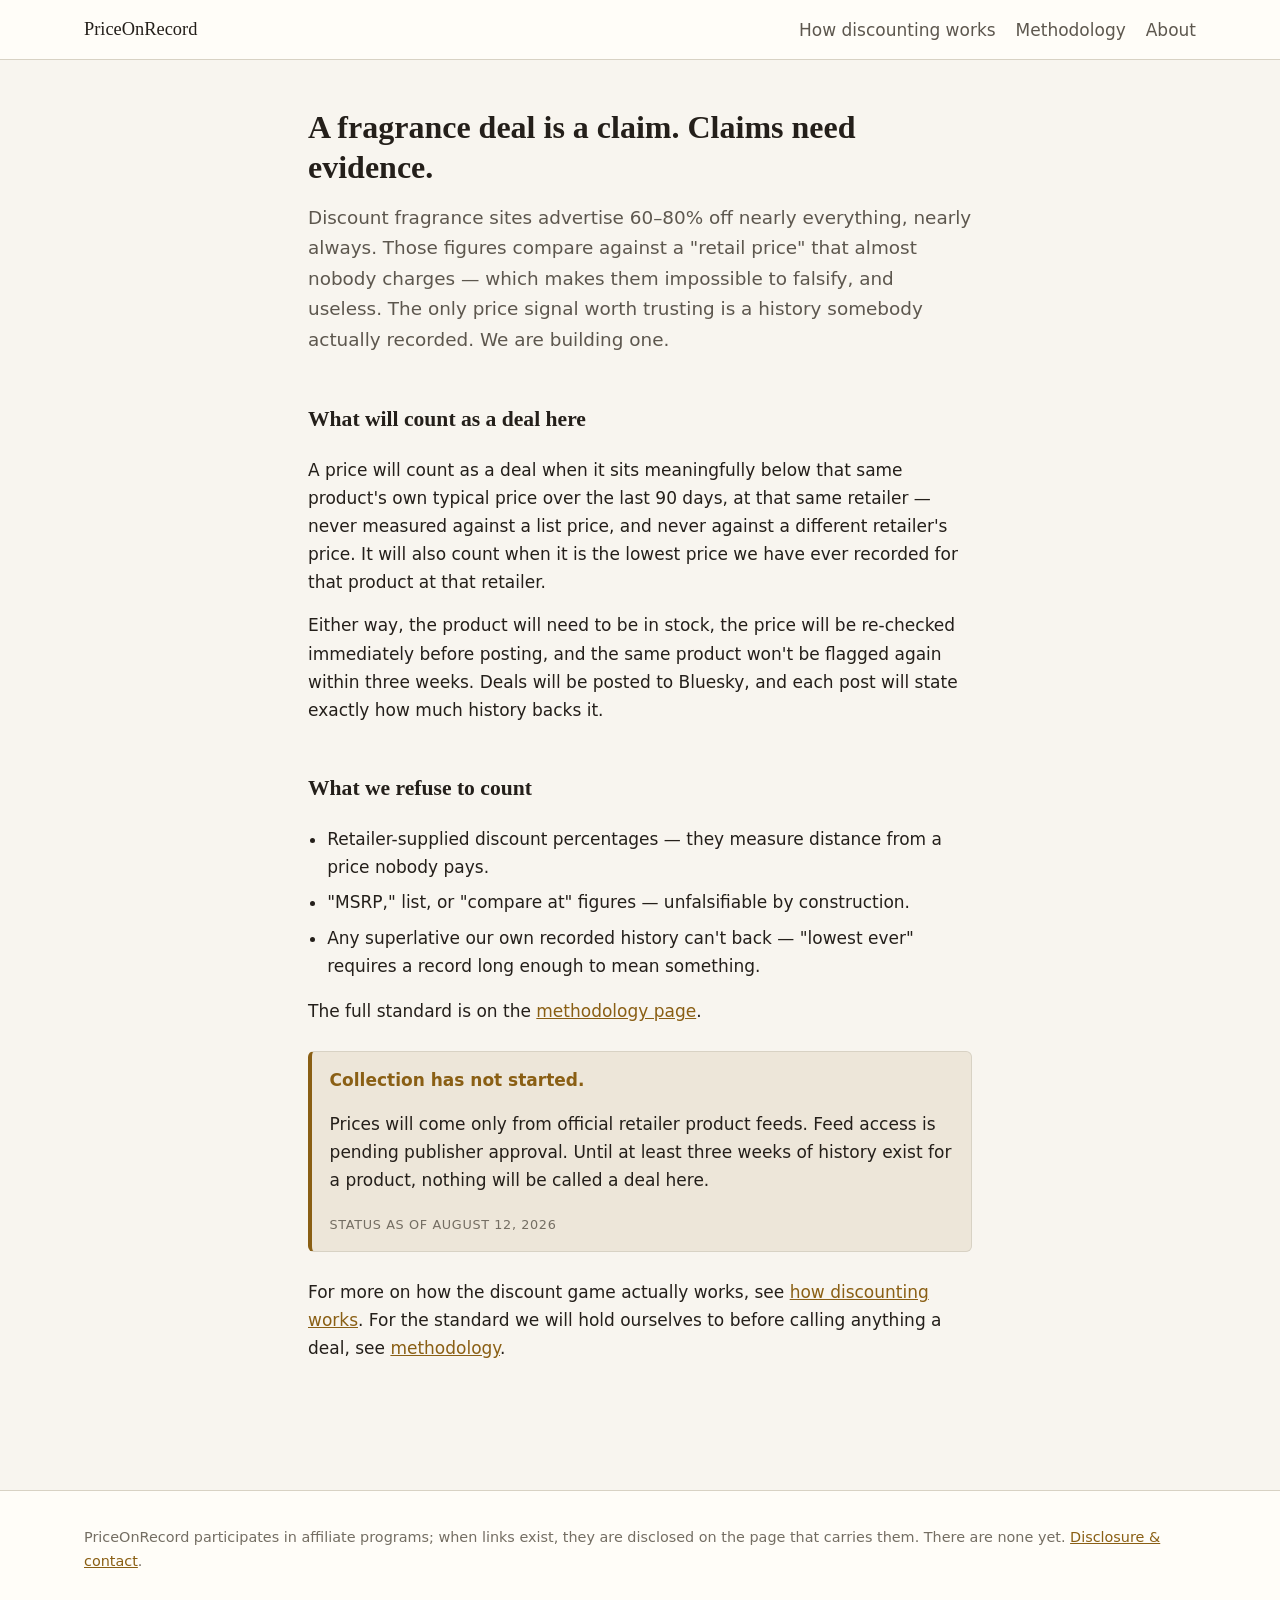
<file: index.html>
<!DOCTYPE html>
<html lang="en">
<head>
<meta charset="utf-8">
<meta name="viewport" content="width=device-width, initial-scale=1">
<title>PriceOnRecord — fragrance deal claims, checked against recorded prices</title>
<meta name="description" content="Fragrance discounters advertise 60–80% off nearly everything. We record actual prices daily and only call something a deal when its own history says so.">
<link rel="icon" type="image/svg+xml" href="assets/favicon.svg">
<link rel="stylesheet" href="assets/site.css">
</head>
<body>
<a class="skip" href="#main">Skip to content</a>
<header><div class="shell"><nav>
  <a class="wordmark" href="index.html">PriceOnRecord</a>
  <a href="how-discounting-works.html">How discounting works</a>
  <a href="methodology.html">Methodology</a>
  <a href="about.html">About</a>
</nav></div></header>
<main id="main">

<h1>A fragrance deal is a claim. Claims need evidence.</h1>
<p class="lead">Discount fragrance sites advertise 60–80% off nearly everything, nearly always. Those figures compare against a "retail price" that almost nobody charges — which makes them impossible to falsify, and useless. The only price signal worth trusting is a history somebody actually recorded. We are building one.</p>

<h2>What will count as a deal here</h2>
<p>A price will count as a deal when it sits meaningfully below that same product's own typical price over the last 90 days, at that same retailer — never measured against a list price, and never against a different retailer's price. It will also count when it is the lowest price we have ever recorded for that product at that retailer.</p>
<p>Either way, the product will need to be in stock, the price will be re-checked immediately before posting, and the same product won't be flagged again within three weeks. Deals will be posted to Bluesky, and each post will state exactly how much history backs it.</p>

<h2>What we refuse to count</h2>
<ul>
  <li>Retailer-supplied discount percentages — they measure distance from a price nobody pays.</li>
  <li>"MSRP," list, or "compare at" figures — unfalsifiable by construction.</li>
  <li>Any superlative our own recorded history can't back — "lowest ever" requires a record long enough to mean something.</li>
</ul>
<p>The full standard is on the <a href="methodology.html">methodology page</a>.</p>

<div class="status">
<strong>Collection has not started.</strong>
<p>Prices will come only from official retailer product feeds. Feed access is pending publisher approval. Until at least three weeks of history exist for a product, nothing will be called a deal here.</p>
<span class="r-label">status as of August 12, 2026</span>
</div>

<p>For more on how the discount game actually works, see <a href="how-discounting-works.html">how discounting works</a>. For the standard we will hold ourselves to before calling anything a deal, see <a href="methodology.html">methodology</a>.</p>

</main>
<footer><div class="shell">
  <p>PriceOnRecord participates in affiliate programs; when links exist, they are disclosed on the page that carries them. There are none yet. <a href="about.html">Disclosure &amp; contact</a>.</p>
</div></footer>
</body>
</html>
</file>
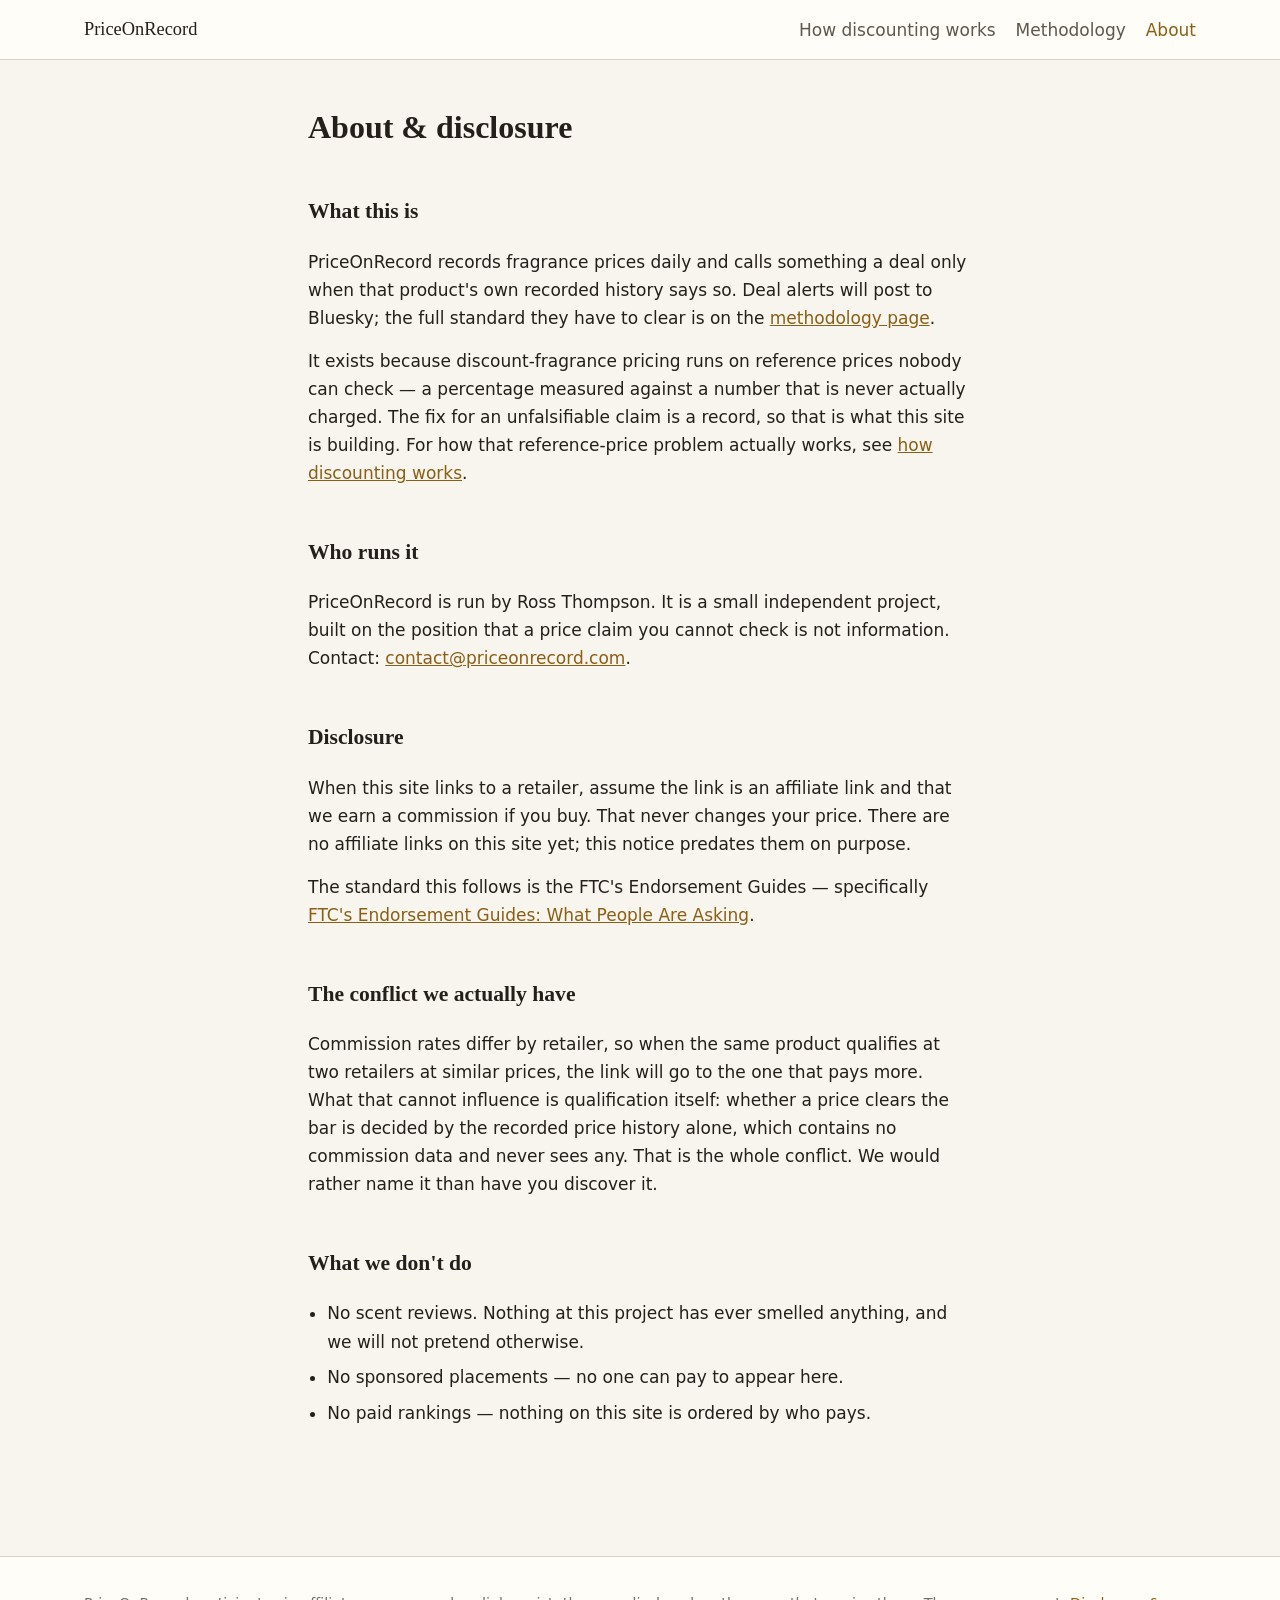
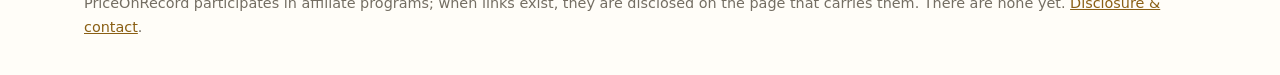
<file: about.html>
<!DOCTYPE html>
<html lang="en">
<head>
<meta charset="utf-8">
<meta name="viewport" content="width=device-width, initial-scale=1">
<title>About &amp; disclosure — PriceOnRecord</title>
<meta name="description" content="Who runs PriceOnRecord, how it will be paid, the conflict that creates, and what this site refuses to do.">
<link rel="icon" type="image/svg+xml" href="assets/favicon.svg">
<link rel="stylesheet" href="assets/site.css">
</head>
<body>
<a class="skip" href="#main">Skip to content</a>
<header><div class="shell"><nav>
  <a class="wordmark" href="index.html">PriceOnRecord</a>
  <a href="how-discounting-works.html">How discounting works</a>
  <a href="methodology.html">Methodology</a>
  <a href="about.html" aria-current="page">About</a>
</nav></div></header>
<main id="main">

<h1>About &amp; disclosure</h1>

<h2>What this is</h2>
<p>PriceOnRecord records fragrance prices daily and calls something a deal only when that product's own recorded history says so. Deal alerts will post to Bluesky; the full standard they have to clear is on the <a href="methodology.html">methodology page</a>.</p>
<p>It exists because discount-fragrance pricing runs on reference prices nobody can check — a percentage measured against a number that is never actually charged. The fix for an unfalsifiable claim is a record, so that is what this site is building. For how that reference-price problem actually works, see <a href="how-discounting-works.html">how discounting works</a>.</p>

<h2>Who runs it</h2>
<p>PriceOnRecord is run by Ross Thompson. It is a small independent project, built on the position that a price claim you cannot check is not information. Contact: <a href="mailto:contact@priceonrecord.com">contact@priceonrecord.com</a>.</p>

<h2>Disclosure</h2>
<p>When this site links to a retailer, assume the link is an affiliate link and that we earn a commission if you buy. That never changes your price. There are no affiliate links on this site yet; this notice predates them on purpose.</p>
<p>The standard this follows is the FTC's Endorsement Guides — specifically <a href="https://www.ftc.gov/business-guidance/resources/ftcs-endorsement-guides-what-people-are-asking">FTC's Endorsement Guides: What People Are Asking</a>.</p>

<h2>The conflict we actually have</h2>
<p>Commission rates differ by retailer, so when the same product qualifies at two retailers at similar prices, the link will go to the one that pays more. What that cannot influence is qualification itself: whether a price clears the bar is decided by the recorded price history alone, which contains no commission data and never sees any. That is the whole conflict. We would rather name it than have you discover it.</p>

<h2>What we don't do</h2>
<ul>
  <li>No scent reviews. Nothing at this project has ever smelled anything, and we will not pretend otherwise.</li>
  <li>No sponsored placements — no one can pay to appear here.</li>
  <li>No paid rankings — nothing on this site is ordered by who pays.</li>
</ul>

</main>
<footer><div class="shell">
  <p>PriceOnRecord participates in affiliate programs; when links exist, they are disclosed on the page that carries them. There are none yet. <a href="about.html">Disclosure &amp; contact</a>.</p>
</div></footer>
</body>
</html>
</file>
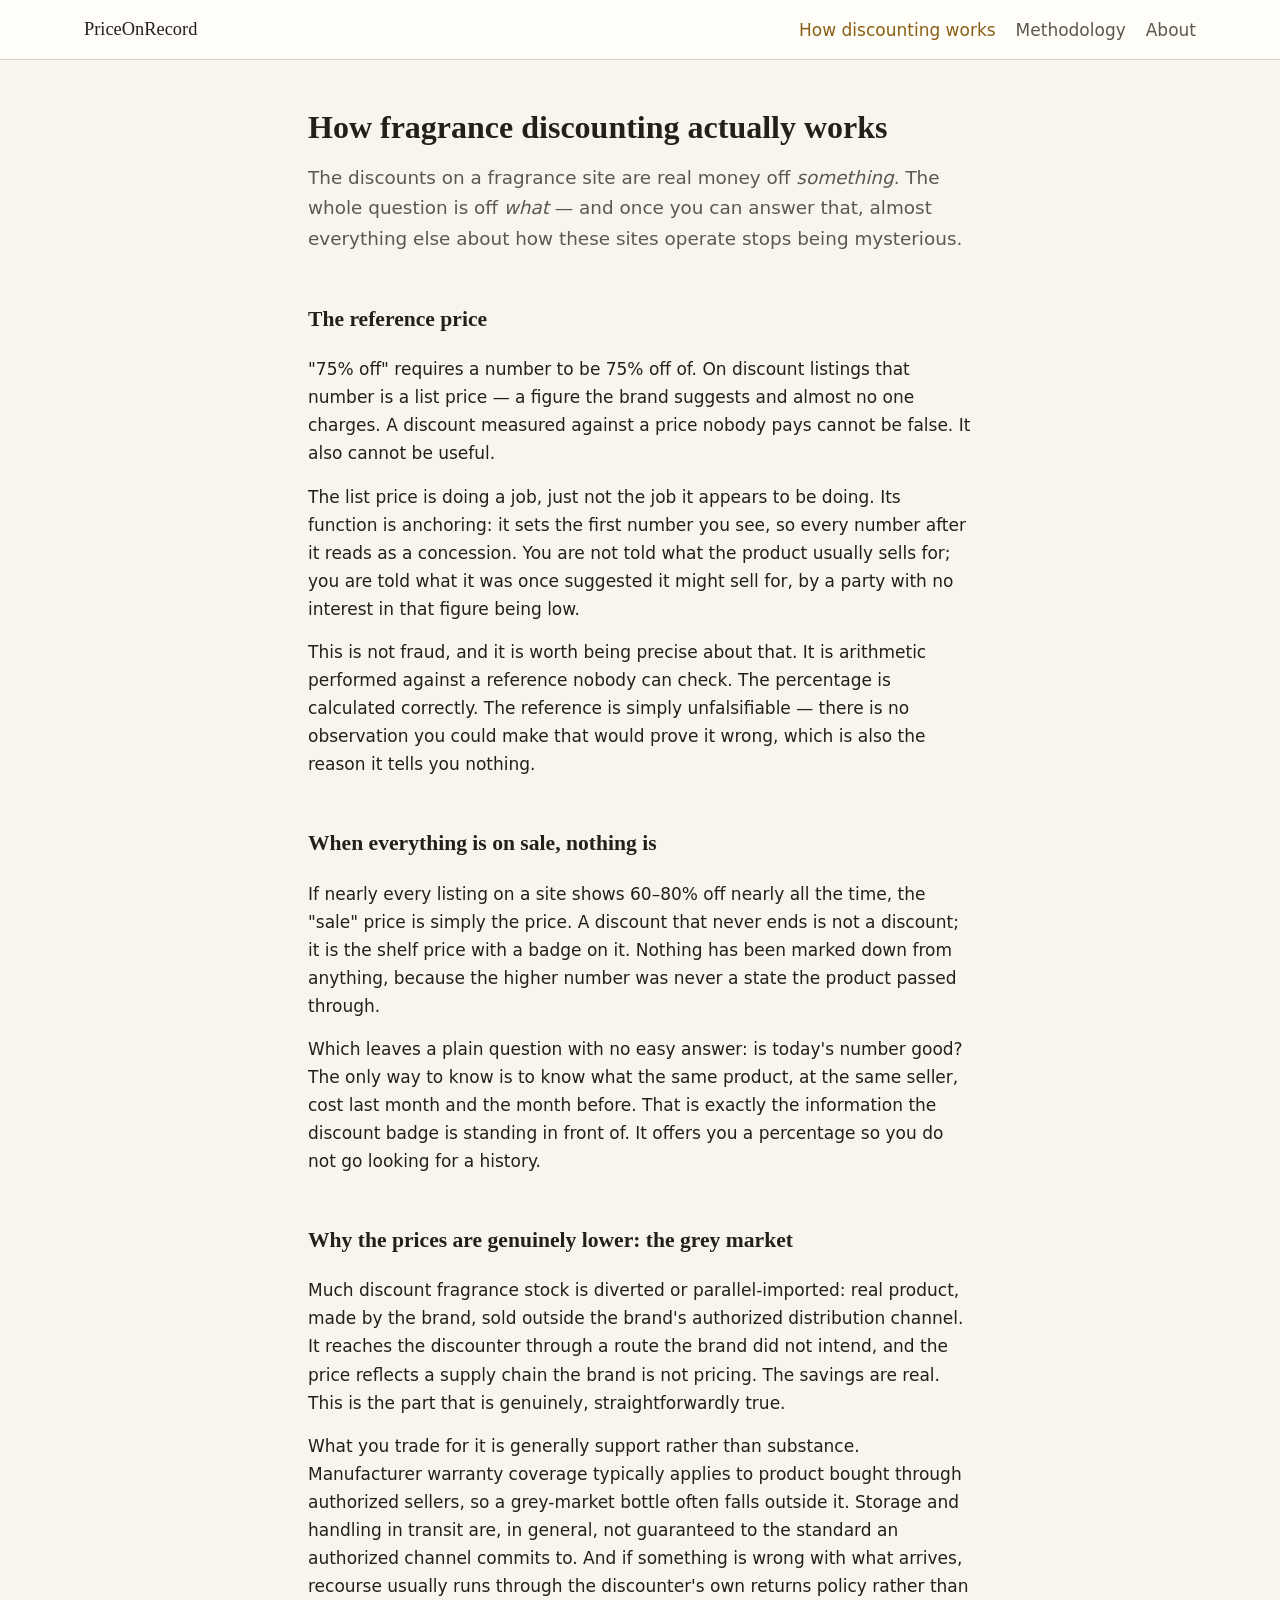
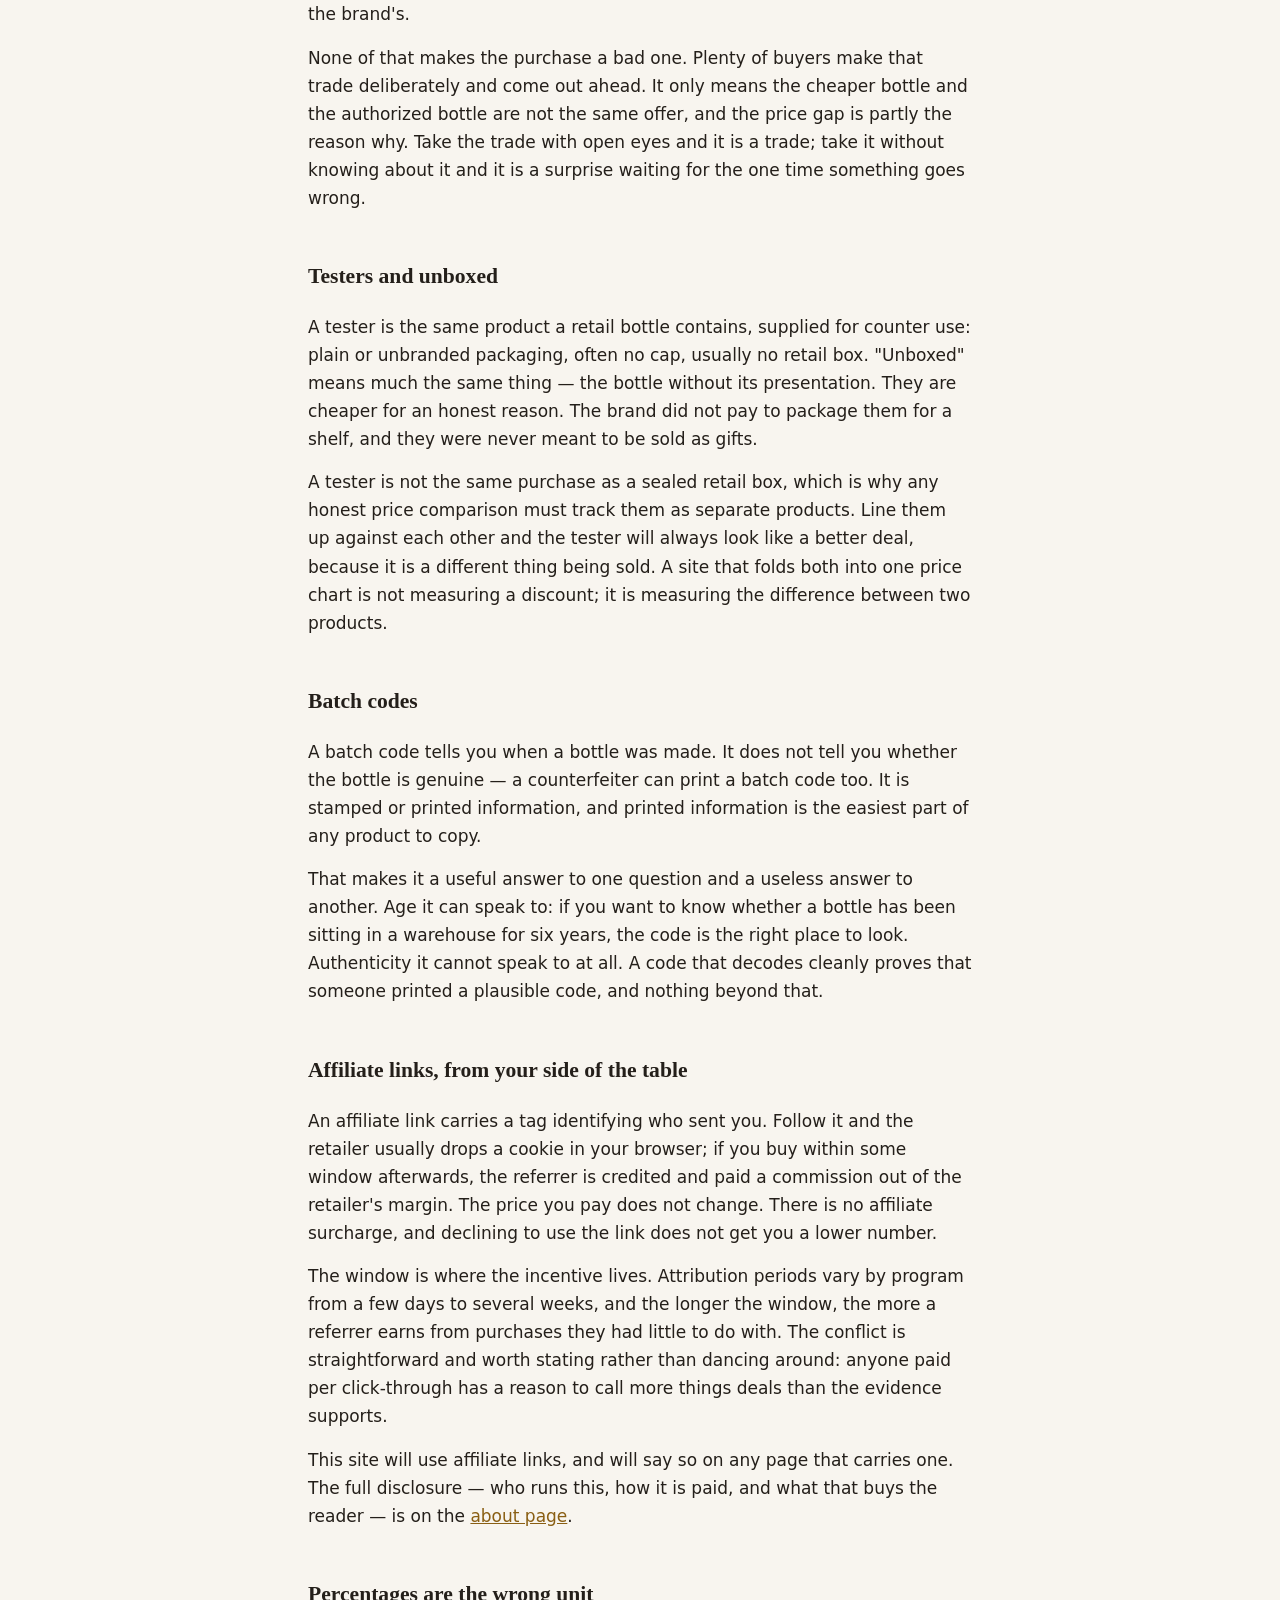
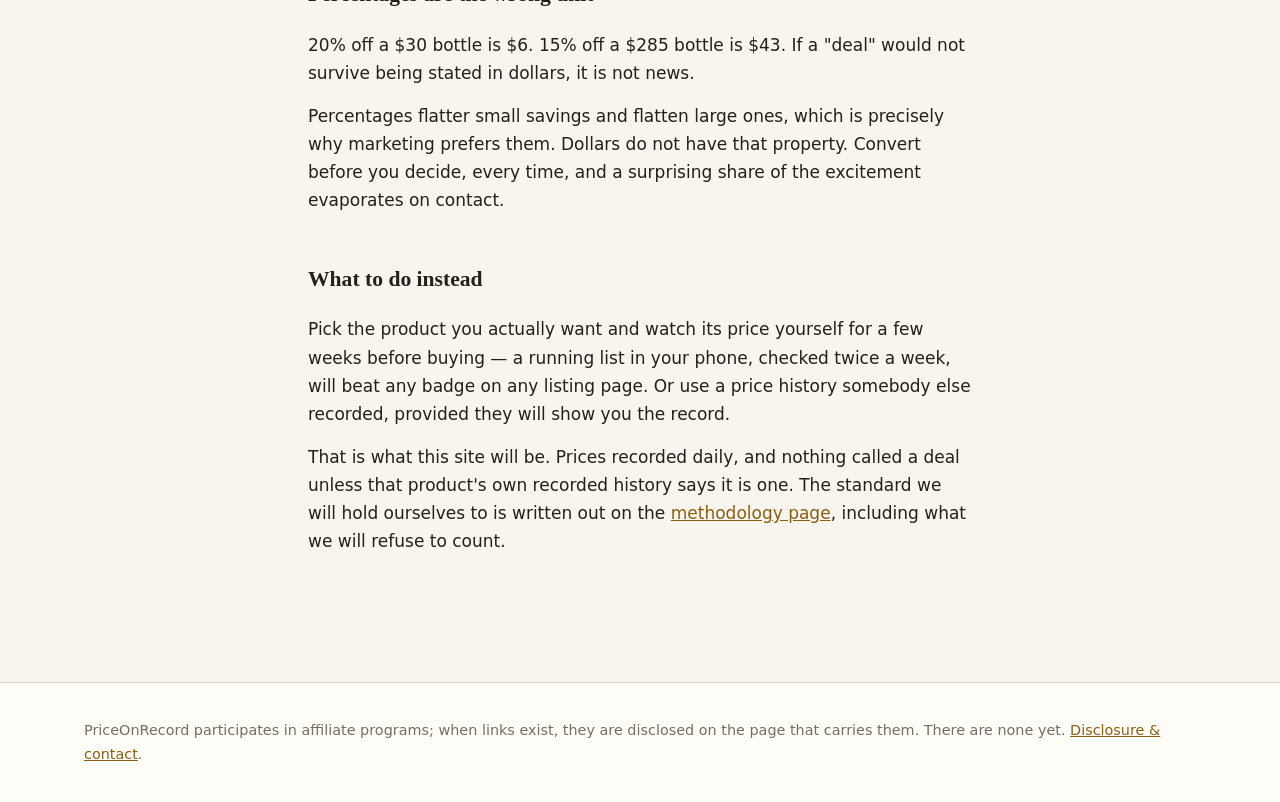
<file: how-discounting-works.html>
<!DOCTYPE html>
<html lang="en">
<head>
<meta charset="utf-8">
<meta name="viewport" content="width=device-width, initial-scale=1">
<title>How fragrance discounting actually works — PriceOnRecord</title>
<meta name="description" content="Why fragrance discounters can honestly advertise 75% off forever: reference prices, grey-market stock, testers, batch codes, and what a discount percentage actually measures.">
<link rel="icon" type="image/svg+xml" href="assets/favicon.svg">
<link rel="stylesheet" href="assets/site.css">
</head>
<body>
<a class="skip" href="#main">Skip to content</a>
<header><div class="shell"><nav>
  <a class="wordmark" href="index.html">PriceOnRecord</a>
  <a href="how-discounting-works.html" aria-current="page">How discounting works</a>
  <a href="methodology.html">Methodology</a>
  <a href="about.html">About</a>
</nav></div></header>
<main id="main">

<h1>How fragrance discounting actually works</h1>
<p class="lead">The discounts on a fragrance site are real money off <em>something</em>. The whole question is off <em>what</em> — and once you can answer that, almost everything else about how these sites operate stops being mysterious.</p>

<h2>The reference price</h2>
<p>"75% off" requires a number to be 75% off of. On discount listings that number is a list price — a figure the brand suggests and almost no one charges. A discount measured against a price nobody pays cannot be false. It also cannot be useful.</p>
<p>The list price is doing a job, just not the job it appears to be doing. Its function is anchoring: it sets the first number you see, so every number after it reads as a concession. You are not told what the product usually sells for; you are told what it was once suggested it might sell for, by a party with no interest in that figure being low.</p>
<p>This is not fraud, and it is worth being precise about that. It is arithmetic performed against a reference nobody can check. The percentage is calculated correctly. The reference is simply unfalsifiable — there is no observation you could make that would prove it wrong, which is also the reason it tells you nothing.</p>

<h2>When everything is on sale, nothing is</h2>
<p>If nearly every listing on a site shows 60–80% off nearly all the time, the "sale" price is simply the price. A discount that never ends is not a discount; it is the shelf price with a badge on it. Nothing has been marked down from anything, because the higher number was never a state the product passed through.</p>
<p>Which leaves a plain question with no easy answer: is today's number good? The only way to know is to know what the same product, at the same seller, cost last month and the month before. That is exactly the information the discount badge is standing in front of. It offers you a percentage so you do not go looking for a history.</p>

<h2>Why the prices are genuinely lower: the grey market</h2>
<p>Much discount fragrance stock is diverted or parallel-imported: real product, made by the brand, sold outside the brand's authorized distribution channel. It reaches the discounter through a route the brand did not intend, and the price reflects a supply chain the brand is not pricing. The savings are real. This is the part that is genuinely, straightforwardly true.</p>
<p>What you trade for it is generally support rather than substance. Manufacturer warranty coverage typically applies to product bought through authorized sellers, so a grey-market bottle often falls outside it. Storage and handling in transit are, in general, not guaranteed to the standard an authorized channel commits to. And if something is wrong with what arrives, recourse usually runs through the discounter's own returns policy rather than the brand's.</p>
<p>None of that makes the purchase a bad one. Plenty of buyers make that trade deliberately and come out ahead. It only means the cheaper bottle and the authorized bottle are not the same offer, and the price gap is partly the reason why. Take the trade with open eyes and it is a trade; take it without knowing about it and it is a surprise waiting for the one time something goes wrong.</p>

<h2>Testers and unboxed</h2>
<p>A tester is the same product a retail bottle contains, supplied for counter use: plain or unbranded packaging, often no cap, usually no retail box. "Unboxed" means much the same thing — the bottle without its presentation. They are cheaper for an honest reason. The brand did not pay to package them for a shelf, and they were never meant to be sold as gifts.</p>
<p>A tester is not the same purchase as a sealed retail box, which is why any honest price comparison must track them as separate products. Line them up against each other and the tester will always look like a better deal, because it is a different thing being sold. A site that folds both into one price chart is not measuring a discount; it is measuring the difference between two products.</p>

<h2>Batch codes</h2>
<p>A batch code tells you when a bottle was made. It does not tell you whether the bottle is genuine — a counterfeiter can print a batch code too. It is stamped or printed information, and printed information is the easiest part of any product to copy.</p>
<p>That makes it a useful answer to one question and a useless answer to another. Age it can speak to: if you want to know whether a bottle has been sitting in a warehouse for six years, the code is the right place to look. Authenticity it cannot speak to at all. A code that decodes cleanly proves that someone printed a plausible code, and nothing beyond that.</p>

<h2>Affiliate links, from your side of the table</h2>
<p>An affiliate link carries a tag identifying who sent you. Follow it and the retailer usually drops a cookie in your browser; if you buy within some window afterwards, the referrer is credited and paid a commission out of the retailer's margin. The price you pay does not change. There is no affiliate surcharge, and declining to use the link does not get you a lower number.</p>
<p>The window is where the incentive lives. Attribution periods vary by program from a few days to several weeks, and the longer the window, the more a referrer earns from purchases they had little to do with. The conflict is straightforward and worth stating rather than dancing around: anyone paid per click-through has a reason to call more things deals than the evidence supports.</p>
<p>This site will use affiliate links, and will say so on any page that carries one. The full disclosure — who runs this, how it is paid, and what that buys the reader — is on the <a href="about.html">about page</a>.</p>

<h2>Percentages are the wrong unit</h2>
<p>20% off a $30 bottle is $6. 15% off a $285 bottle is $43. If a "deal" would not survive being stated in dollars, it is not news.</p>
<p>Percentages flatter small savings and flatten large ones, which is precisely why marketing prefers them. Dollars do not have that property. Convert before you decide, every time, and a surprising share of the excitement evaporates on contact.</p>

<h2>What to do instead</h2>
<p>Pick the product you actually want and watch its price yourself for a few weeks before buying — a running list in your phone, checked twice a week, will beat any badge on any listing page. Or use a price history somebody else recorded, provided they will show you the record.</p>
<p>That is what this site will be. Prices recorded daily, and nothing called a deal unless that product's own recorded history says it is one. The standard we will hold ourselves to is written out on the <a href="methodology.html">methodology page</a>, including what we will refuse to count.</p>

</main>
<footer><div class="shell">
  <p>PriceOnRecord participates in affiliate programs; when links exist, they are disclosed on the page that carries them. There are none yet. <a href="about.html">Disclosure &amp; contact</a>.</p>
</div></footer>
</body>
</html>
</file>
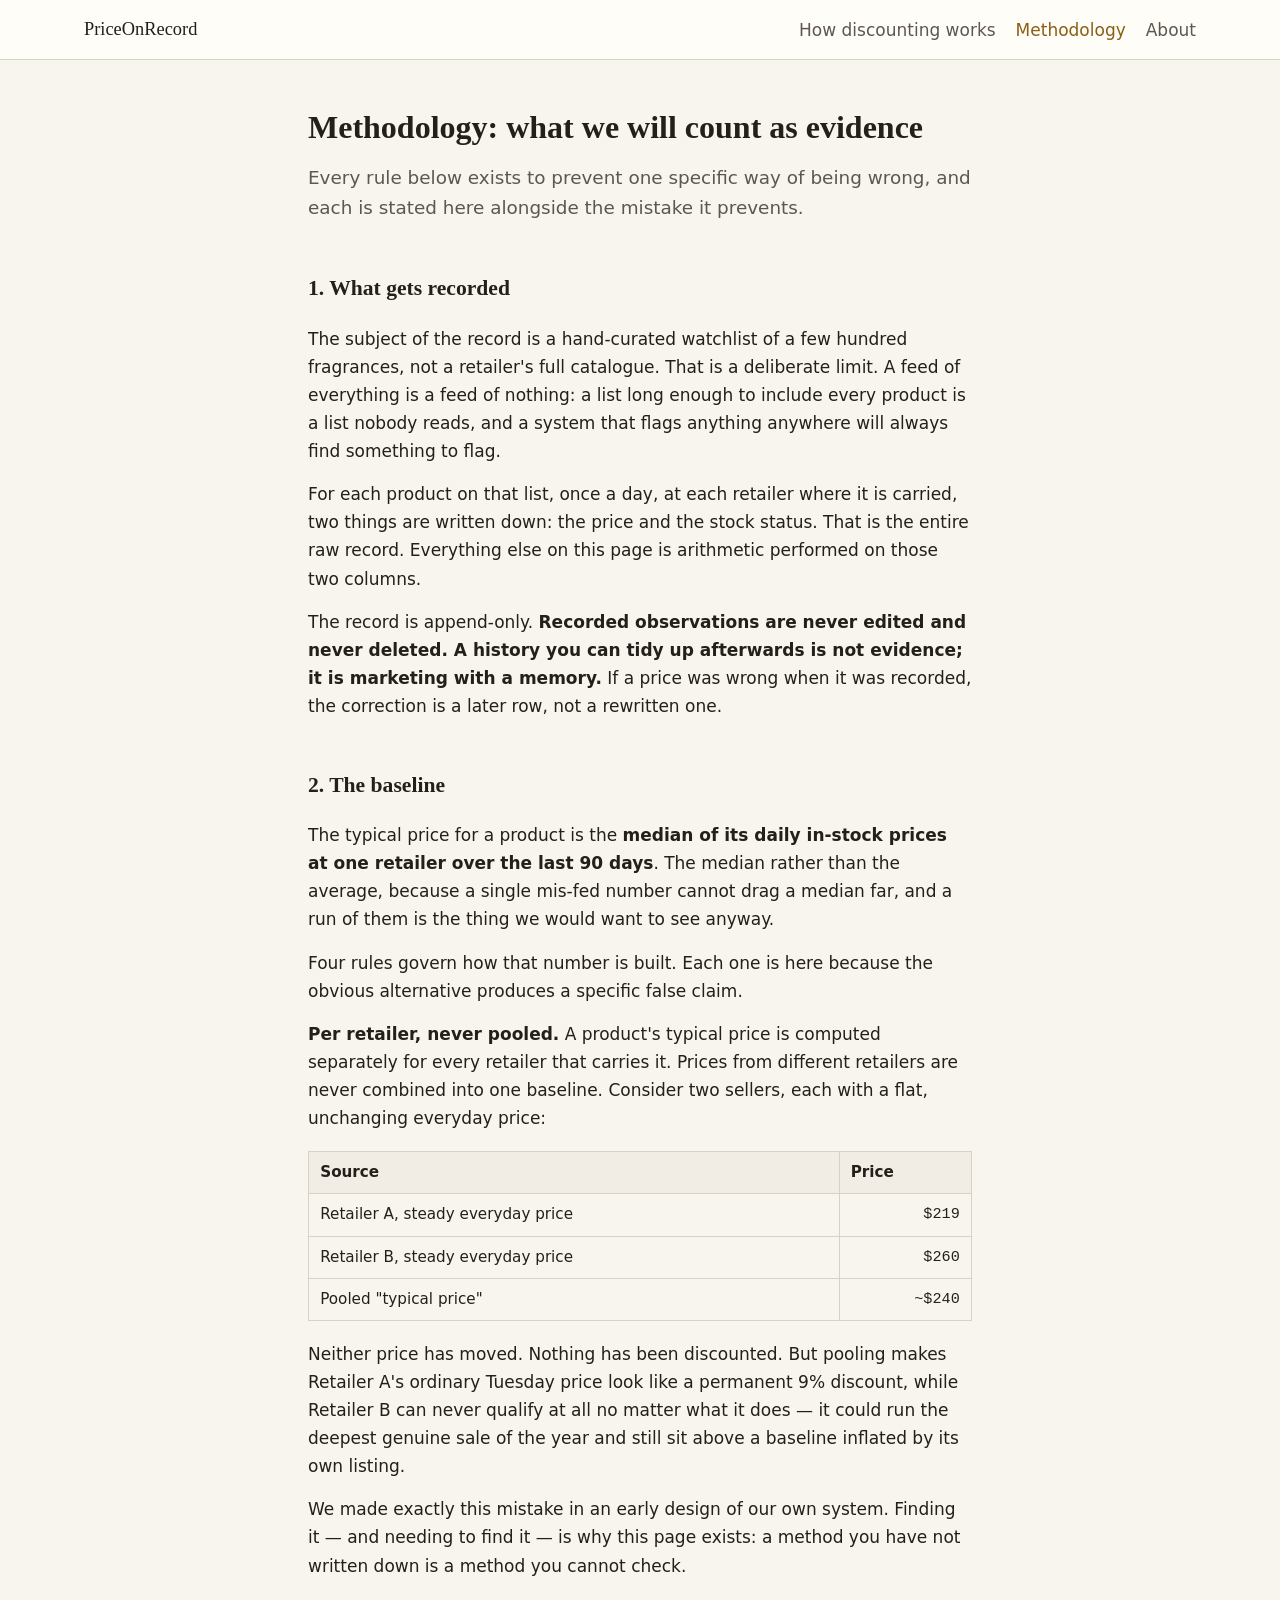
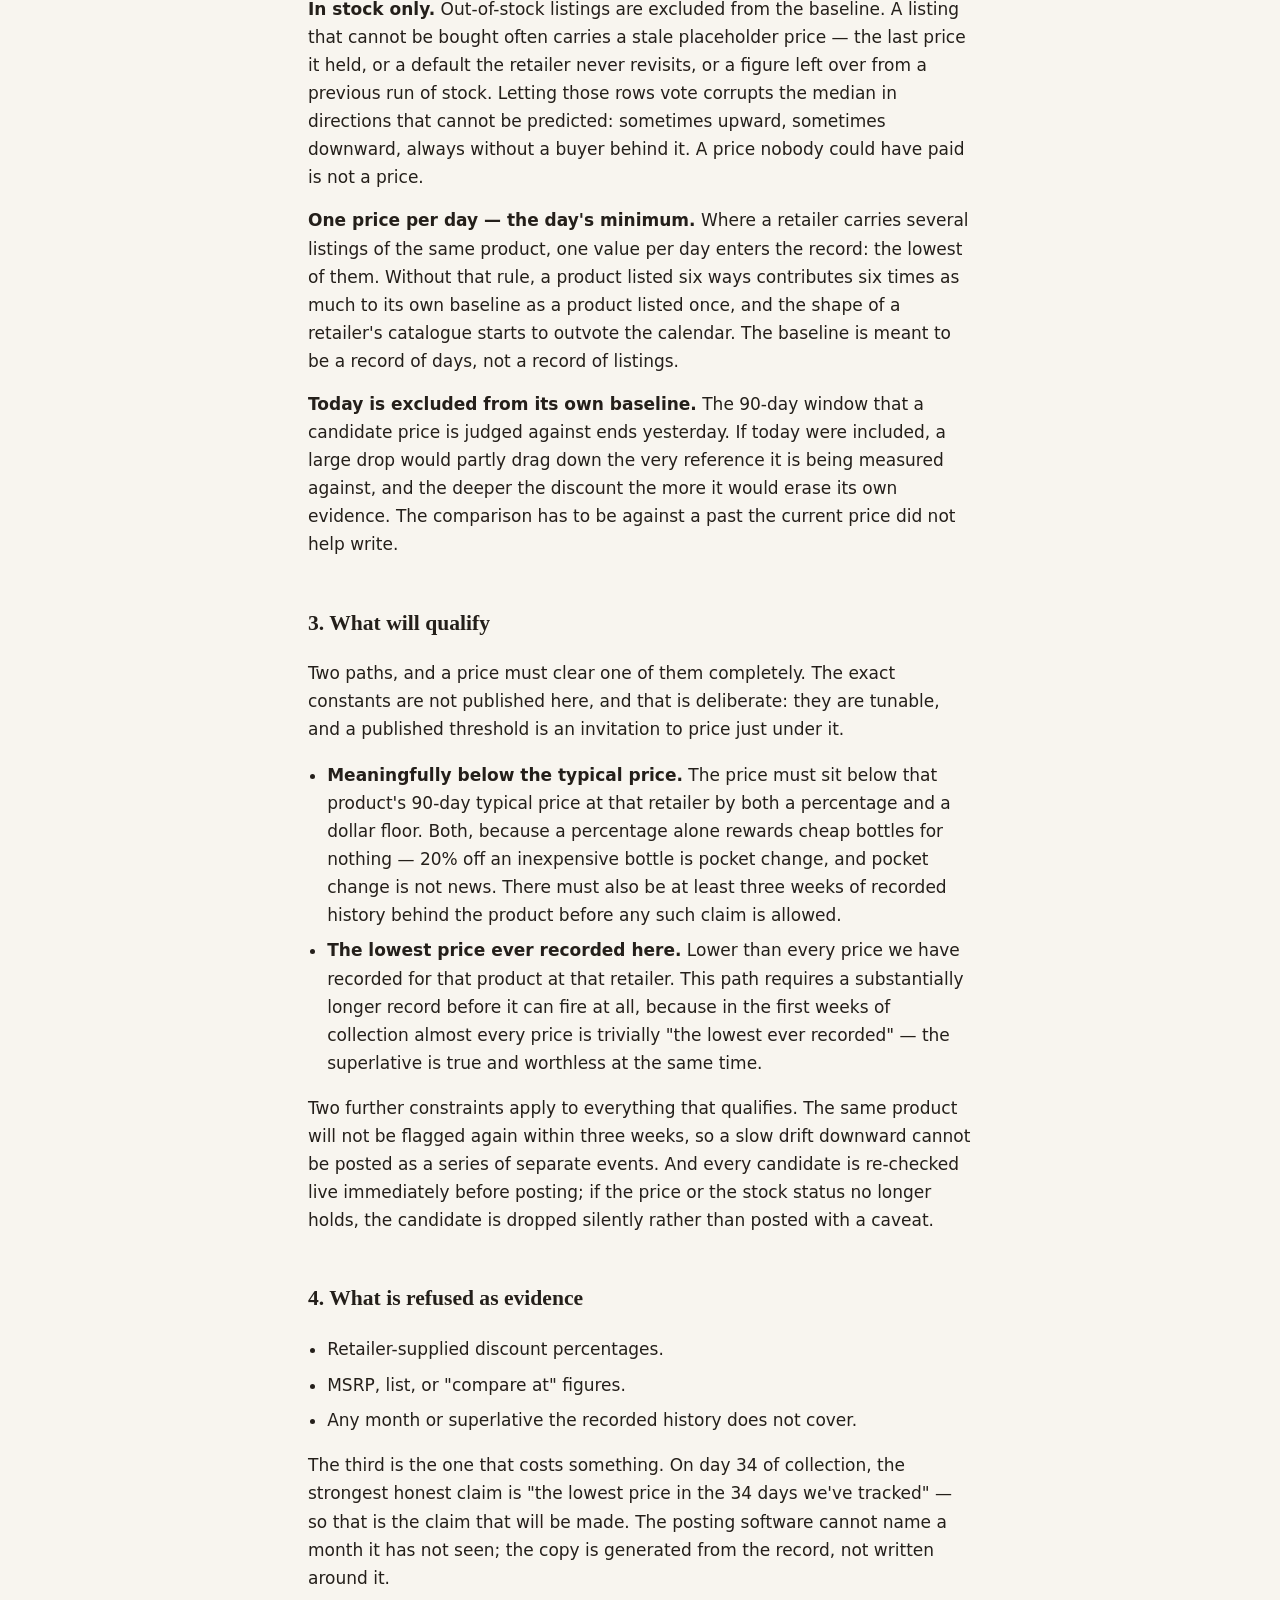
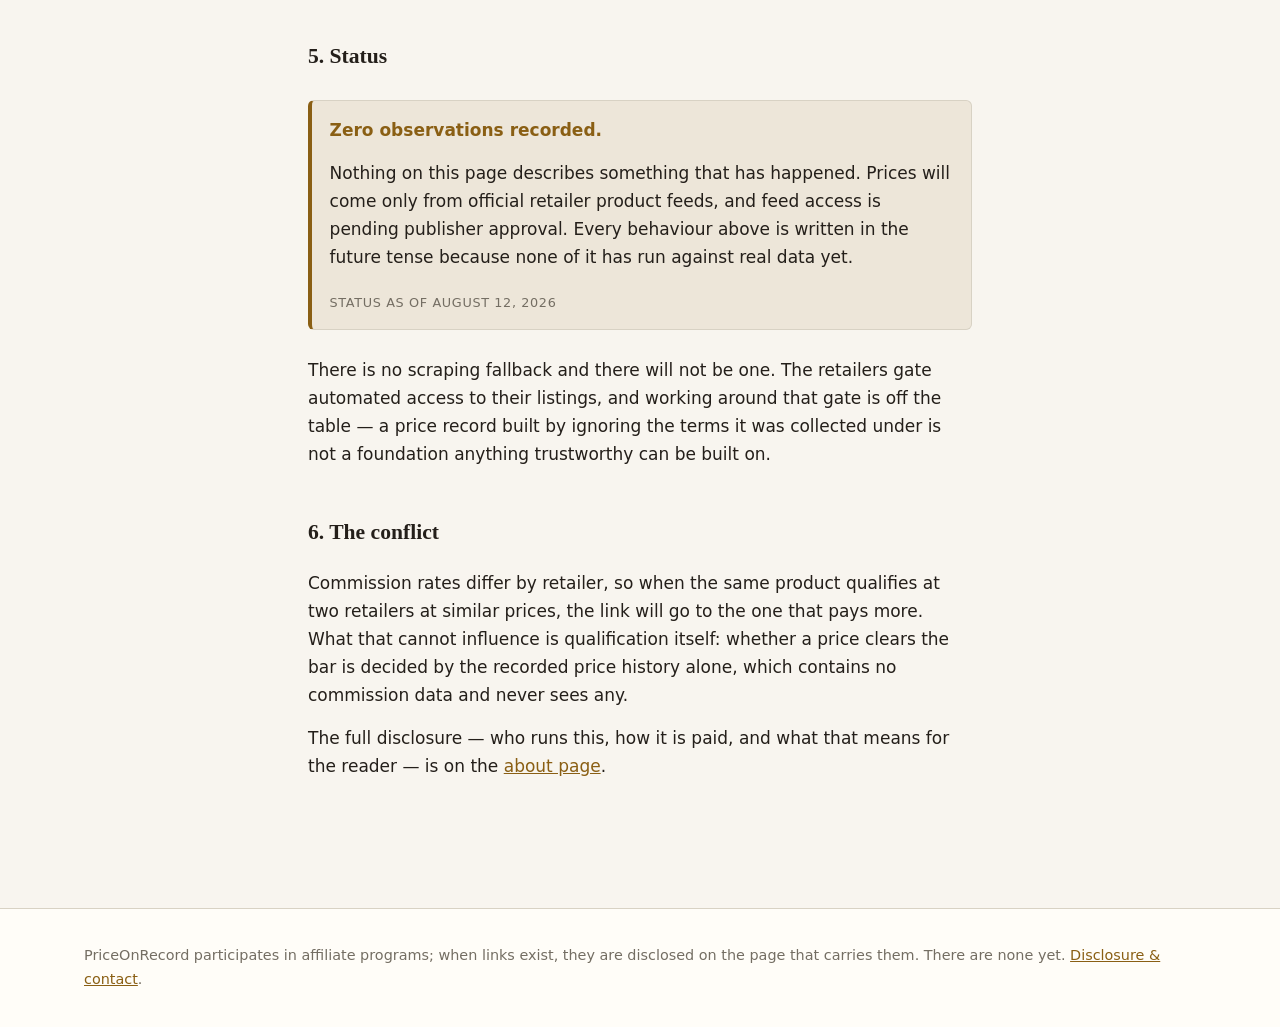
<file: methodology.html>
<!DOCTYPE html>
<html lang="en">
<head>
<meta charset="utf-8">
<meta name="viewport" content="width=device-width, initial-scale=1">
<title>Methodology — what we will count as evidence — PriceOnRecord</title>
<meta name="description" content="How PriceOnRecord will build fragrance price baselines: daily recorded prices, per-retailer medians, and a standard that refuses list prices and unverifiable superlatives.">
<link rel="icon" type="image/svg+xml" href="assets/favicon.svg">
<link rel="stylesheet" href="assets/site.css">
</head>
<body>
<a class="skip" href="#main">Skip to content</a>
<header><div class="shell"><nav>
  <a class="wordmark" href="index.html">PriceOnRecord</a>
  <a href="how-discounting-works.html">How discounting works</a>
  <a href="methodology.html" aria-current="page">Methodology</a>
  <a href="about.html">About</a>
</nav></div></header>
<main id="main">

<h1>Methodology: what we will count as evidence</h1>
<p class="lead">Every rule below exists to prevent one specific way of being wrong, and each is stated here alongside the mistake it prevents.</p>

<h2>1. What gets recorded</h2>
<p>The subject of the record is a hand-curated watchlist of a few hundred fragrances, not a retailer's full catalogue. That is a deliberate limit. A feed of everything is a feed of nothing: a list long enough to include every product is a list nobody reads, and a system that flags anything anywhere will always find something to flag.</p>
<p>For each product on that list, once a day, at each retailer where it is carried, two things are written down: the price and the stock status. That is the entire raw record. Everything else on this page is arithmetic performed on those two columns.</p>
<p>The record is append-only. <strong>Recorded observations are never edited and never deleted. A history you can tidy up afterwards is not evidence; it is marketing with a memory.</strong> If a price was wrong when it was recorded, the correction is a later row, not a rewritten one.</p>

<h2>2. The baseline</h2>
<p>The typical price for a product is the <strong>median of its daily in-stock prices at one retailer over the last 90 days</strong>. The median rather than the average, because a single mis-fed number cannot drag a median far, and a run of them is the thing we would want to see anyway.</p>
<p>Four rules govern how that number is built. Each one is here because the obvious alternative produces a specific false claim.</p>

<p><strong>Per retailer, never pooled.</strong> A product's typical price is computed separately for every retailer that carries it. Prices from different retailers are never combined into one baseline. Consider two sellers, each with a flat, unchanging everyday price:</p>
<table>
  <thead>
    <tr><th scope="col">Source</th><th scope="col">Price</th></tr>
  </thead>
  <tbody>
    <tr><td>Retailer A, steady everyday price</td><td class="num">$219</td></tr>
    <tr><td>Retailer B, steady everyday price</td><td class="num">$260</td></tr>
    <tr><td>Pooled "typical price"</td><td class="num">~$240</td></tr>
  </tbody>
</table>
<p>Neither price has moved. Nothing has been discounted. But pooling makes Retailer A's ordinary Tuesday price look like a permanent 9% discount, while Retailer B can never qualify at all no matter what it does — it could run the deepest genuine sale of the year and still sit above a baseline inflated by its own listing.</p>
<p>We made exactly this mistake in an early design of our own system. Finding it — and needing to find it — is why this page exists: a method you have not written down is a method you cannot check.</p>

<p><strong>In stock only.</strong> Out-of-stock listings are excluded from the baseline. A listing that cannot be bought often carries a stale placeholder price — the last price it held, or a default the retailer never revisits, or a figure left over from a previous run of stock. Letting those rows vote corrupts the median in directions that cannot be predicted: sometimes upward, sometimes downward, always without a buyer behind it. A price nobody could have paid is not a price.</p>

<p><strong>One price per day — the day's minimum.</strong> Where a retailer carries several listings of the same product, one value per day enters the record: the lowest of them. Without that rule, a product listed six ways contributes six times as much to its own baseline as a product listed once, and the shape of a retailer's catalogue starts to outvote the calendar. The baseline is meant to be a record of days, not a record of listings.</p>

<p><strong>Today is excluded from its own baseline.</strong> The 90-day window that a candidate price is judged against ends yesterday. If today were included, a large drop would partly drag down the very reference it is being measured against, and the deeper the discount the more it would erase its own evidence. The comparison has to be against a past the current price did not help write.</p>

<h2>3. What will qualify</h2>
<p>Two paths, and a price must clear one of them completely. The exact constants are not published here, and that is deliberate: they are tunable, and a published threshold is an invitation to price just under it.</p>
<ul>
  <li><strong>Meaningfully below the typical price.</strong> The price must sit below that product's 90-day typical price at that retailer by both a percentage and a dollar floor. Both, because a percentage alone rewards cheap bottles for nothing — 20% off an inexpensive bottle is pocket change, and pocket change is not news. There must also be at least three weeks of recorded history behind the product before any such claim is allowed.</li>
  <li><strong>The lowest price ever recorded here.</strong> Lower than every price we have recorded for that product at that retailer. This path requires a substantially longer record before it can fire at all, because in the first weeks of collection almost every price is trivially "the lowest ever recorded" — the superlative is true and worthless at the same time.</li>
</ul>
<p>Two further constraints apply to everything that qualifies. The same product will not be flagged again within three weeks, so a slow drift downward cannot be posted as a series of separate events. And every candidate is re-checked live immediately before posting; if the price or the stock status no longer holds, the candidate is dropped silently rather than posted with a caveat.</p>

<h2>4. What is refused as evidence</h2>
<ul>
  <li>Retailer-supplied discount percentages.</li>
  <li>MSRP, list, or "compare at" figures.</li>
  <li>Any month or superlative the recorded history does not cover.</li>
</ul>
<p>The third is the one that costs something. On day 34 of collection, the strongest honest claim is "the lowest price in the 34 days we've tracked" — so that is the claim that will be made. The posting software cannot name a month it has not seen; the copy is generated from the record, not written around it.</p>

<h2>5. Status</h2>
<div class="status">
<strong>Zero observations recorded.</strong>
<p>Nothing on this page describes something that has happened. Prices will come only from official retailer product feeds, and feed access is pending publisher approval. Every behaviour above is written in the future tense because none of it has run against real data yet.</p>
<span class="r-label">status as of August 12, 2026</span>
</div>
<p>There is no scraping fallback and there will not be one. The retailers gate automated access to their listings, and working around that gate is off the table — a price record built by ignoring the terms it was collected under is not a foundation anything trustworthy can be built on.</p>

<h2>6. The conflict</h2>
<p>Commission rates differ by retailer, so when the same product qualifies at two retailers at similar prices, the link will go to the one that pays more. What that cannot influence is qualification itself: whether a price clears the bar is decided by the recorded price history alone, which contains no commission data and never sees any.</p>
<p>The full disclosure — who runs this, how it is paid, and what that means for the reader — is on the <a href="about.html">about page</a>.</p>

</main>
<footer><div class="shell">
  <p>PriceOnRecord participates in affiliate programs; when links exist, they are disclosed on the page that carries them. There are none yet. <a href="about.html">Disclosure &amp; contact</a>.</p>
</div></footer>
</body>
</html>
</file>
<file: assets/site.css>
:root{
  --bg0:#141210; --bg1:#1C1916; --bg2:#262220; --border:#3A342E;
  --text:#EDE7DC; --text2:#A89F92; --muted:#8A8377;
  --accent:#D9A441; --good:#8FBF6F; --error:#D96A55;
  --accent-dim:rgba(217,164,65,.12); --btn-label:#141210;
  --sans:system-ui,-apple-system,"Segoe UI",Roboto,"Helvetica Neue",Arial,sans-serif;
  --serif:"Iowan Old Style","Palatino Linotype",Palatino,Georgia,serif;
  --mono:ui-monospace,"SF Mono",Menlo,Consolas,monospace;
}
@media (prefers-color-scheme: light){
  :root{ --bg0:#F8F5EF; --bg1:#FFFDF8; --bg2:#F1EDE4; --border:#D8D2C4;
         --text:#241F1A; --text2:#5D574E; --muted:#746E63;
         --accent:#8A5F14; --good:#3E7220; --error:#A93B2C;
         --accent-dim:rgba(138,95,20,.10); --btn-label:#FFFFFF; }
}
*{box-sizing:border-box} html{scroll-behavior:smooth}
body{margin:0;background:var(--bg0);color:var(--text);font:17px/1.65 var(--sans)}
.skip{position:absolute;left:-9999px} .skip:focus{left:8px;top:8px;background:var(--bg2);padding:.5em 1em;z-index:9}
header{border-bottom:1px solid var(--border);background:var(--bg1)}
.shell{max-width:72rem;margin:0 auto;padding:0 1.25rem}
nav{display:flex;gap:1.25rem;align-items:center;flex-wrap:wrap;padding:.9rem 0}
.wordmark{font-family:var(--serif);font-size:1.15rem;color:var(--text);text-decoration:none;margin-right:auto}
nav a{color:var(--text2);text-decoration:none} nav a:hover{color:var(--accent)}
nav a[aria-current]{color:var(--accent)}
main{max-width:44rem;margin:0 auto;padding:2.5rem 1.25rem 4rem}
h1{font-family:var(--serif);font-size:2rem;line-height:1.25;margin:.2em 0 .5em}
h2{font-family:var(--serif);font-size:1.35rem;margin-top:2.2em}
a{color:var(--accent)} p{margin:.9em 0} .lead{font-size:1.15rem;color:var(--text2)}
ul{padding-left:1.2rem} li{margin:.45em 0}
.status{border:1px solid var(--border);border-left:4px solid var(--accent);
        background:var(--accent-dim);padding:.9rem 1.1rem;border-radius:6px;margin:1.6rem 0}
.status strong{color:var(--accent)}
table{border-collapse:collapse;width:100%;margin:1.2rem 0;font-size:.95rem}
th,td{border:1px solid var(--border);padding:.5rem .7rem;text-align:left;vertical-align:top}
th{background:var(--bg2)} .num{font-family:var(--mono);text-align:right}
.r-label{font-size:.8rem;color:var(--muted);text-transform:uppercase;letter-spacing:.05em}
footer{border-top:1px solid var(--border);margin-top:3rem;background:var(--bg1)}
footer .shell{padding:1.4rem 1.25rem;color:var(--muted);font-size:.9rem}
@media (max-width:420px){ h1{font-size:1.6rem} body{font-size:16px} }
</file>
